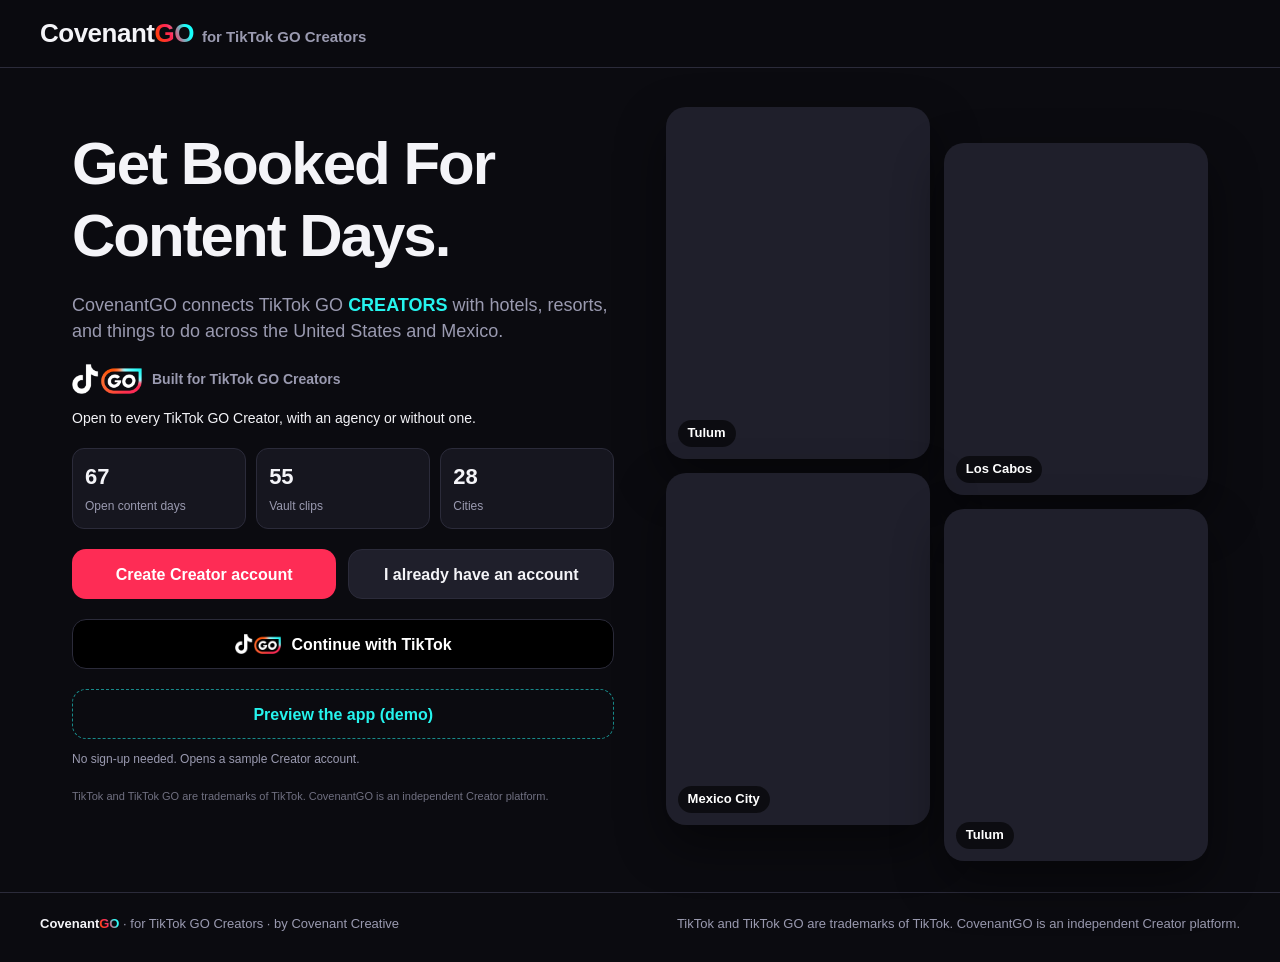
<file: index.html>
<!doctype html>
<html lang="en">
<head>
  <meta charset="utf-8" />
  <meta name="viewport" content="width=device-width, initial-scale=1, viewport-fit=cover" />
  <title>CovenantGO</title>
  <meta name="description" content="CovenantGO connects Creators with TikTok GO hospitality partners for content days." />
  <meta name="theme-color" content="#0b0b10" />

  <!-- iPhone "Add to Home Screen" support -->
  <meta name="apple-mobile-web-app-capable" content="yes" />
  <meta name="mobile-web-app-capable" content="yes" />
  <meta name="apple-mobile-web-app-status-bar-style" content="black-translucent" />
  <meta name="apple-mobile-web-app-title" content="CovenantGO" />
  <link rel="apple-touch-icon" href="icons/icon-180.png" />
  <link rel="icon" type="image/svg+xml" href="icons/icon.svg" />
  <link rel="manifest" href="manifest.webmanifest" />

  <link rel="stylesheet" href="css/styles.css?v=33" />
  <script>
    // Apply the saved Light/Dark choice before the page draws (avoids a flash).
    (function () {
      var t = 'dark';
      try { t = localStorage.getItem('cg_theme') || 'dark'; } catch (e) {}
      document.documentElement.setAttribute('data-theme', t);
    })();
  </script>
</head>
<body>
  <header class="app-header">
    <a class="brand" id="brand" href="#/discover" aria-label="CovenantGO for TikTok GO Creators, home"></a>
  </header>
  <aside id="adbar" class="adbar" aria-label="Sponsored" hidden></aside>
  <div id="app" aria-live="polite"></div>
  <footer class="site-footer">
    <div>
      <span><b>Covenant<span class="go">GO</span></b> · for TikTok GO Creators · by Covenant Creative</span>
      <span>TikTok and TikTok GO are trademarks of TikTok. CovenantGO is an independent Creator platform.</span>
    </div>
  </footer>

  <nav id="tabbar" class="tabbar" hidden>
    <a href="#/discover" data-tab="discover" title="Discover" aria-label="Discover">
      <svg viewBox="0 0 24 24" aria-hidden="true"><circle cx="11" cy="11" r="7"/><path d="m20 20-3.5-3.5"/></svg>
      <span>Discover</span>
    </a>
    <a href="#/showcase" data-tab="showcase" title="Showcase" aria-label="Showcase">
      <svg viewBox="0 0 24 24" aria-hidden="true"><rect x="5" y="2.5" width="14" height="19" rx="3"/><path d="M10.5 9.5v5l4-2.5z"/></svg>
      <span>Showcase</span>
    </a>
    <a href="#/learn" data-tab="learn" title="Learn" aria-label="Learn">
      <svg viewBox="0 0 24 24" aria-hidden="true"><path d="M2 9l10-5 10 5-10 5z"/><path d="M6 11v5c0 1.5 2.7 3 6 3s6-1.5 6-3v-5"/><path d="M22 9v6"/></svg>
      <span>Learn</span>
    </a>
    <a href="#/my-days" data-tab="my-days" title="Saved" aria-label="Saved">
      <svg viewBox="0 0 24 24" aria-hidden="true"><rect x="3" y="5" width="18" height="16" rx="2"/><path d="M3 10h18M8 3v4M16 3v4"/></svg>
      <span>Saved</span>
    </a>
    <a href="#/pricing" data-tab="pricing" class="tab-desktop" title="Pricing" aria-label="Pricing">
      <svg viewBox="0 0 24 24" aria-hidden="true"><path d="M20.6 13.4 13.4 20.6a2 2 0 0 1-2.8 0L3 13V3h10l7.6 7.6a2 2 0 0 1 0 2.8z"/><circle cx="7.5" cy="7.5" r="1.5"/></svg>
      <span>Pricing</span>
    </a>
    <a href="#/rewards" data-tab="rewards" class="tab-desktop" title="Rewards" aria-label="Rewards">
      <svg viewBox="0 0 24 24" aria-hidden="true"><path d="M8 21h8M12 17v4M7 4h10v5a5 5 0 0 1-10 0V4z"/><path d="M17 5h3v2a3 3 0 0 1-3 3M7 5H4v2a3 3 0 0 0 3 3"/></svg>
      <span>Rewards</span>
    </a>
    <a href="#/profile" data-tab="profile" title="Profile" aria-label="Profile">
      <svg viewBox="0 0 24 24" aria-hidden="true"><circle cx="12" cy="8" r="4"/><path d="M4 21c1.5-4 4.5-6 8-6s6.5 2 8 6"/></svg>
      <span>Profile</span>
    </a>
  </nav>

  <script type="module" src="js/app.js?v=33"></script>
</body>
</html>
</file>
<file: css/styles.css>
:root {
  --bg: #0b0b10;
  --surface: #16161f;
  --surface-2: #1f1f2b;
  --border: #2b2b3a;
  --text: #f4f4f8;
  --muted: #9a9ab0;
  --pink: #FE2C55;   /* TikTok red-pink */
  --cyan: #25f4ee;
  --ok: #5cff9d;
  --warn: #ffb547;
  --radius: 16px;
  --safe-top: env(safe-area-inset-top, 0px);
  --safe-bottom: env(safe-area-inset-bottom, 0px);
  --border-strong: var(--border-strong);
  --header-bg: rgba(11,11,16,.92);
  --reward-bg: #2a1f05;
  color-scheme: dark;
}

/* Light theme: chosen in Profile → Appearance, or "Match device" on a light-mode device */
:root[data-theme="light"] {
  --bg: #f5f5f8;
  --surface: #ffffff;
  --surface-2: #eceef3;
  --border: #dfe1e8;
  --border-strong: #c4c7d2;
  --text: #14141b;
  --muted: #5e6173;
  --pink: #e8264a;
  --cyan: #0a8a87;
  --ok: #138a4b;
  --warn: #a86400;
  --header-bg: rgba(255,255,255,.9);
  --reward-bg: #fff3dc;
  color-scheme: light;
}
@media (prefers-color-scheme: light) {
  :root[data-theme="system"] {
  --bg: #f5f5f8;
  --surface: #ffffff;
  --surface-2: #eceef3;
  --border: #dfe1e8;
  --border-strong: #c4c7d2;
  --text: #14141b;
  --muted: #5e6173;
  --pink: #e8264a;
  --cyan: #0a8a87;
  --ok: #138a4b;
  --warn: #a86400;
  --header-bg: rgba(255,255,255,.9);
  --reward-bg: #fff3dc;
  color-scheme: light;
  }
}

/* TikTok GO mark: white-lettering version on dark, black-lettering on light.
   Marks sitting on photos/dark pills always use the white version. */
.mark-light { display: none !important; }
:root[data-theme="light"] .mark-dark { display: none !important; }
:root[data-theme="light"] .mark-light { display: block !important; }
@media (prefers-color-scheme: light) {
  :root[data-theme="system"] .mark-dark { display: none !important; }
  :root[data-theme="system"] .mark-light { display: block !important; }
}
:root[data-theme] .pill .mark-dark { display: block !important; }
:root[data-theme] .pill .mark-light { display: none !important; }

* { box-sizing: border-box; -webkit-tap-highlight-color: transparent; }
[hidden] { display: none !important; }
html, body { margin: 0; background: var(--bg); color: var(--text); }
body {
  font: 16px/1.45 -apple-system, BlinkMacSystemFont, "SF Pro Text", "Segoe UI", Roboto, sans-serif;
  min-height: 100dvh;
  overflow-x: hidden;
}
a { color: var(--cyan); text-decoration: none; }
h1, h2, h3 { margin: 0; line-height: 1.2; }
button, input, select, textarea { font: inherit; color: inherit; }

#app {
  max-width: 560px;
  margin: 0 auto;
  padding: 16px 16px calc(var(--safe-bottom) + 96px);
}

/* ---------- Shared header (every page) ---------- */
.app-header {
  position: sticky; top: 0; z-index: 20;
  padding: calc(var(--safe-top) + 10px) 16px 10px;
  background: var(--header-bg); backdrop-filter: blur(14px); -webkit-backdrop-filter: blur(14px);
  border-bottom: 1px solid var(--border);
}
.brand { display: flex; flex-wrap: wrap; align-items: baseline; column-gap: 8px; max-width: 528px; margin: 0 auto; color: var(--text); }
.brand .logo { font-size: 22px; }
.brand .logo-img { height: 30px; align-self: center; }
.brand-tag { font-size: 14px; font-weight: 600; color: var(--muted); white-space: nowrap; }

/* ---------- Sponsored ad carousel (under the header) ---------- */
.adbar { max-width: 560px; margin: 0 auto; padding: 12px 16px 0; }
.adbar[hidden] { display: none; }
.ad-track {
  display: grid; grid-auto-flow: column; grid-auto-columns: 100%; column-gap: 12px;
  overflow-x: auto; scroll-snap-type: x mandatory; scrollbar-width: none; border-radius: 16px;
}
.ad-track::-webkit-scrollbar { display: none; }
.ad-slide { scroll-snap-align: start; min-width: 0; }
.ad {
  display: grid; grid-template-columns: 104px minmax(0, 1fr); height: 112px; overflow: hidden;
  color: var(--text); background: var(--surface); border: 1px solid var(--border); border-radius: 16px;
}
.ad-img { background: var(--surface-2) center / cover no-repeat; }
.ad-copy { display: flex; flex-direction: column; justify-content: center; gap: 2px; padding: 10px 12px; min-width: 0; }
.ad-label { font-size: 10px; font-weight: 700; letter-spacing: .08em; text-transform: uppercase; color: var(--warn); white-space: nowrap; overflow: hidden; text-overflow: ellipsis; }
.ad-headline { font-size: 15px; line-height: 1.2; white-space: nowrap; overflow: hidden; text-overflow: ellipsis; }
.ad-body {
  font-size: 12.5px; line-height: 1.3; color: var(--muted);
  display: -webkit-box; -webkit-line-clamp: 2; -webkit-box-orient: vertical; overflow: hidden;
}
.ad-cta { font-size: 12.5px; font-weight: 700; color: var(--cyan); margin-top: 2px; white-space: nowrap; overflow: hidden; text-overflow: ellipsis; }
.ad.house { border-style: dashed; background: linear-gradient(135deg, color-mix(in srgb, var(--cyan) 12%, var(--surface)), color-mix(in srgb, var(--pink) 12%, var(--surface))); }
.house-art { display: grid; place-items: center; background: linear-gradient(135deg, var(--cyan), var(--pink)); }
.house-art span { font-weight: 900; font-size: 22px; letter-spacing: .05em; color: #0b0b10; }
.ad.house .ad-label { color: var(--cyan); }
.ad.house .ad-cta { color: var(--text); }
.ad-dots { display: flex; justify-content: center; gap: 6px; padding: 8px 0 0; }
.ad-dots button { width: 6px; height: 6px; padding: 0; border: 0; border-radius: 999px; background: var(--border); cursor: pointer; transition: width .2s ease, background .2s ease; }
.ad-dots button.active { width: 18px; background: var(--text); }

/* ---------- Brand ---------- */
.logo { font-weight: 800; font-size: 28px; letter-spacing: -0.5px; }
/* "GO" uses the exact colors sampled from TikTok's GO logo (orange → red-pink → cyan),
   fixed in both themes so it always matches the official mark. */
.logo .go {
  background: linear-gradient(65deg, #FE4908 8%, #FE2C55 42%, #2FFAF6 78%);
  -webkit-background-clip: text; background-clip: text; color: transparent;
  filter: saturate(1.15);
}
.logo-img { display: block; height: 40px; width: auto; max-width: 70%; }
.hero-logo.logo-img { height: 72px; }
.accent { color: var(--cyan); }

/* ---------- TikTok GO brand marks ---------- */
.built-for { display: flex; align-items: center; gap: 10px; color: var(--muted); font-size: 14px; font-weight: 600; }
.built-for img { height: 30px; width: auto; }
.go-mark { height: 16px; width: auto; display: block; }
.pill.go { display: inline-flex; align-items: center; gap: 6px; padding: 5px 10px; }
.go-inline { display: inline-flex; align-items: center; gap: 6px; flex-wrap: wrap; }
.go-inline .go-mark { height: 15px; }
.trademark { font-size: 11px !important; color: var(--muted); opacity: .7; text-align: center; }

/* ---------- Welcome ---------- */
.hero { min-height: 74dvh; display: flex; flex-direction: column; justify-content: center; gap: 20px; }
/* Phone: title stays on one line, sized to the screen width (fitHeroTitle() fine-tunes). */
.hero h1 { font-size: calc((100vw - 32px) / 14.4); letter-spacing: -0.5px; white-space: nowrap; }
.hero p { color: var(--muted); font-size: 18px; margin: 0; }
.hero-stats { display: grid; grid-template-columns: repeat(3, 1fr); gap: 10px; }
.hero-stats div { background: var(--surface); border: 1px solid var(--border); border-radius: 12px; padding: 12px; }
.hero-stats b { display: block; font-size: 22px; }
.hero-stats span { color: var(--muted); font-size: 12px; }

/* ---------- Buttons & forms ---------- */
.btn {
  display: inline-flex; align-items: center; justify-content: center; gap: 8px;
  min-height: 50px; padding: 0 20px; border-radius: 14px; border: 0;
  font-weight: 700; cursor: pointer; width: 100%;
  background: var(--pink); color: #fff;
}
.btn.secondary { background: var(--surface-2); color: var(--text); border: 1px solid var(--border); }
.btn.ghost { background: transparent; color: var(--muted); min-height: 40px; }
.btn:disabled { opacity: .5; cursor: not-allowed; }
.stack { display: flex; flex-direction: column; gap: 12px; }

.field { display: flex; flex-direction: column; gap: 6px; }
.field label { font-size: 13px; color: var(--muted); font-weight: 600; }
.input, select.input, textarea.input {
  width: 100%; min-height: 48px; padding: 12px 14px; border-radius: 12px;
  background: var(--surface); border: 1px solid var(--border); outline: none;
  font-size: 16px; /* prevents iOS zoom on focus */
}
.input:focus { border-color: var(--cyan); }
select.input { appearance: none; background-image: linear-gradient(45deg, transparent 50%, var(--muted) 50%), linear-gradient(135deg, var(--muted) 50%, transparent 50%); background-position: calc(100% - 20px) 21px, calc(100% - 15px) 21px; background-size: 5px 5px; background-repeat: no-repeat; padding-right: 36px; }
.row { display: grid; grid-template-columns: 1fr 1fr; gap: 10px; }
.error { color: var(--pink); font-size: 14px; min-height: 1em; }
.section-title { font-size: 13px; text-transform: uppercase; letter-spacing: .08em; color: var(--muted); margin: 18px 0 8px; }

.platform-row {
  display: grid; grid-template-columns: 96px 1fr 92px; gap: 8px; align-items: center;
  background: var(--surface); border: 1px solid var(--border); border-radius: 12px; padding: 6px 6px 6px 12px;
}
.platform-row .name { font-weight: 600; font-size: 14px; }
.platform-row .input { min-height: 40px; padding: 8px 10px; background: var(--surface-2); }

/* ---------- Page header ---------- */
.page-head { display: flex; align-items: center; justify-content: space-between; margin-bottom: 14px; }
.page-head h1 { font-size: 26px; }
.back { display: inline-flex; align-items: center; gap: 6px; color: var(--muted); margin-bottom: 12px; font-weight: 600; }

/* ---------- Filters ---------- */
.search { position: relative; }
.search .input { padding-left: 42px; }
.search svg { position: absolute; left: 14px; top: 14px; width: 20px; height: 20px; stroke: var(--muted); fill: none; stroke-width: 2; }
.filters { display: grid; grid-template-columns: repeat(3, minmax(0, 1fr)); gap: 8px; margin: 10px 0; }
.chips { display: flex; gap: 8px; overflow-x: auto; padding: 4px 0 8px; scrollbar-width: none; }
.chips::-webkit-scrollbar { display: none; }
.chip {
  flex: none; padding: 8px 14px; border-radius: 999px; border: 1px solid var(--border);
  background: var(--surface); color: var(--muted); font-size: 14px; font-weight: 600; cursor: pointer;
}
.chip.active { background: var(--text); color: var(--bg); border-color: var(--text); }
.result-count { color: var(--muted); font-size: 13px; margin: 6px 0 10px; display: flex; justify-content: space-between; }
.result-count button { background: none; border: 0; color: var(--cyan); padding: 0; cursor: pointer; font-size: 13px; }

/* ---------- Cards ---------- */
.cards { display: flex; flex-direction: column; gap: 12px; }
.card {
  display: block; color: inherit; background: var(--surface); border: 1px solid var(--border);
  border-radius: var(--radius); overflow: hidden;
}
.card-banner {
  height: 92px; position: relative; padding: 12px;
  display: flex; align-items: flex-start; justify-content: space-between;
}
.card-banner .date-badge {
  background: rgba(0,0,0,.55); backdrop-filter: blur(6px); border-radius: 10px;
  padding: 6px 10px; text-align: center; line-height: 1.1;
}
.date-badge b { display: block; font-size: 20px; }
.date-badge span { font-size: 11px; text-transform: uppercase; letter-spacing: .06em; }
.pill { font-size: 12px; font-weight: 700; padding: 4px 10px; border-radius: 999px; background: rgba(0,0,0,.55); }
.pill { color: #fff; }
.pill.go { color: #25f4ee; }
.pill.featured { background: #ffb547; color: #1a1205; letter-spacing: .02em; }
.pill-stack { display: flex; flex-direction: column; align-items: flex-end; gap: 6px; }

/* Featured (paid) listings show a partner photo and a taller banner */
.card-banner.has-photo, .detail-banner.has-photo { background-size: cover; background-position: center; }
.card-banner.has-photo { height: 150px; }
.detail-banner.has-photo { height: 240px; }
.card-body { padding: 12px 14px 14px; }
.card-body h3 { font-size: 17px; margin-bottom: 2px; }
.card-meta { color: var(--muted); font-size: 14px; }
.card-foot { display: flex; justify-content: space-between; align-items: center; margin-top: 10px; font-size: 13px; }
.spots { font-weight: 700; }
.spots.low { color: var(--warn); }
.spots.full { color: var(--pink); }
.icons { display: flex; gap: 4px; }
.icons span { font-size: 11px; font-weight: 700; padding: 3px 7px; border-radius: 6px; background: var(--surface-2); color: var(--muted); }


/* ---------- Expedia-style search (Discover) ---------- */
.cat-tabs { display: flex; gap: 4px; border-bottom: 1px solid var(--border); margin-bottom: 14px; overflow-x: auto; scrollbar-width: none; }
.cat-tabs::-webkit-scrollbar { display: none; }
.cat-tabs button {
  flex: 1 0 auto; display: flex; flex-direction: column; align-items: center; gap: 4px;
  padding: 8px 12px 10px; border: 0; background: none; color: var(--muted); font-weight: 700; font-size: 13px;
  border-bottom: 3px solid transparent; margin-bottom: -1px; cursor: pointer; white-space: nowrap;
}
.cat-tabs svg { width: 24px; height: 24px; fill: none; stroke: currentColor; stroke-width: 1.8; stroke-linecap: round; stroke-linejoin: round; }
.cat-tabs button.active { color: var(--text); border-bottom-color: var(--pink); }
.cat-tabs button.active svg { stroke: var(--pink); }

.search-card {
  display: grid; gap: 10px; padding: 12px; margin: 4px 0 14px;
  background: var(--surface); border: 1px solid var(--border); border-radius: 18px;
  box-shadow: 0 8px 24px rgba(0,0,0,.18);
}
.sfield {
  position: relative; display: grid; grid-template-columns: 22px minmax(0, 1fr) auto; grid-template-rows: auto auto;
  column-gap: 10px; align-items: center; padding: 8px 12px; min-height: 58px;
  border: 1px solid var(--border); border-radius: 12px; background: var(--bg);
}
.sfield:focus-within { border-color: var(--cyan); box-shadow: 0 0 0 1px var(--cyan); }
.sfield > svg { grid-row: 1 / 3; width: 22px; height: 22px; fill: none; stroke: var(--muted); stroke-width: 1.8; stroke-linecap: round; stroke-linejoin: round; }
.sfield label { grid-column: 2; font-size: 12px; font-weight: 600; color: var(--muted); line-height: 1.2; }
.sfield input, .sfield select {
  grid-column: 2; width: 100%; border: 0; outline: none; background: none; padding: 2px 0 0;
  font-size: 16px; font-weight: 600; color: var(--text); appearance: none; -webkit-appearance: none; min-width: 0;
}
.sfield select { cursor: pointer; }
.sfield input::placeholder { color: var(--muted); font-weight: 500; }
.sfield-clear { grid-column: 3; grid-row: 1 / 3; width: 28px; height: 28px; border-radius: 50%; border: 0; background: var(--surface-2); color: var(--muted); font-size: 18px; line-height: 1; cursor: pointer; }
.search-btn { min-height: 52px; gap: 8px; }
.search-btn svg { width: 20px; height: 20px; fill: none; stroke: currentColor; stroke-width: 2.4; stroke-linecap: round; }

.suggest {
  position: absolute; z-index: 30; left: -1px; right: -1px; top: calc(100% + 6px); margin: 0; padding: 6px; list-style: none;
  background: var(--surface); border: 1px solid var(--border); border-radius: 14px; box-shadow: 0 16px 40px rgba(0,0,0,.35);
  max-height: 340px; overflow-y: auto;
}
.suggest li[data-i] { display: flex; gap: 10px; align-items: center; padding: 9px 10px; border-radius: 10px; cursor: pointer; }
.suggest li[data-i]:hover, .suggest li.hl { background: var(--surface-2); }
.suggest b { display: block; font-size: 15px; }
.suggest small { display: block; font-size: 12.5px; color: var(--muted); }
.suggest-icon { flex: none; width: 34px; height: 34px; border-radius: 10px; background: var(--surface-2); display: grid; place-items: center; }
.suggest-icon svg { width: 18px; height: 18px; fill: none; stroke: var(--muted); stroke-width: 1.8; stroke-linecap: round; stroke-linejoin: round; }
.suggest-head { padding: 8px 10px 4px; font-size: 12px; font-weight: 700; text-transform: uppercase; letter-spacing: .06em; color: var(--muted); }

/* ---------- Content Days / Footage Vault switch ---------- */
.segmented {
  display: grid; grid-template-columns: 1fr 1fr; gap: 4px; padding: 4px; margin-bottom: 12px;
  background: var(--surface); border: 1px solid var(--border); border-radius: 14px;
}
.segmented a { text-align: center; padding: 10px 6px; border-radius: 10px; color: var(--muted); font-weight: 700; font-size: 15px; }
.segmented a.active { background: var(--text); color: var(--bg); }
.mode-intro { color: var(--muted); font-size: 14px; margin: 0 0 12px; }

/* ---------- Footage Vault ---------- */
.clip-grid { display: grid; grid-template-columns: repeat(2, minmax(0, 1fr)); gap: 12px; }
.clip { display: block; color: inherit; }
.clip-thumb, .clip-hero {
  position: relative; aspect-ratio: 9 / 16; border-radius: 14px; overflow: hidden;
  background: var(--surface-2) center / cover no-repeat;
}
.clip-hero { max-width: 340px; margin: 0 auto 14px; border-radius: var(--radius); }
.clip-thumb::after, .clip-hero::after {
  content: ""; position: absolute; inset: 0; background: linear-gradient(180deg, rgba(0,0,0,.25), transparent 30%, transparent 65%, rgba(0,0,0,.6));
}
.clip-badge, .clip-duration {
  position: absolute; z-index: 1; font-size: 11px; font-weight: 700; padding: 3px 8px; border-radius: 999px; background: rgba(0,0,0,.6);
}
.clip-badge { top: 8px; left: 8px; }
.clip-duration { bottom: 8px; right: 8px; }
.clip-play {
  position: absolute; z-index: 1; inset: 0; margin: auto; width: 42px; height: 42px; border-radius: 50%;
  background: rgba(255,255,255,.22); backdrop-filter: blur(6px); display: grid; place-items: center;
}
.clip-play.big { width: 64px; height: 64px; }
.clip-play svg { width: 55%; height: 55%; fill: #fff; margin-left: 8%; }
.clip-body { padding: 8px 2px 0; }
.clip-body h3 { font-size: 15px; margin-bottom: 2px; }
.clip-body .card-meta { font-size: 13px; }
.clip-title { font-size: 24px; margin-bottom: 4px; }
.notice.usage { display: flex; align-items: center; gap: 10px; color: var(--text); }
.notice.usage .go-mark { flex: none; }

/* ---------- Sign-up extras ---------- */
.optional { font-weight: 500; color: var(--muted); text-transform: none; letter-spacing: 0; }
.check { display: flex; gap: 10px; align-items: flex-start; font-size: 14px; color: var(--muted); padding: 4px 2px; }
.check input { width: 20px; height: 20px; margin: 1px 0 0; accent-color: var(--pink); flex: none; }
.open-to-all { font-size: 14px !important; color: var(--text) !important; margin: -6px 0 0 !important; }
.recruit-card {
  margin-top: 12px; padding: 14px; border-radius: 14px;
  background: linear-gradient(135deg, color-mix(in srgb, var(--cyan) 18%, var(--surface)), color-mix(in srgb, var(--pink) 18%, var(--surface)));
  border: 1px solid var(--border);
}
.recruit-card p { margin: 4px 0 0; font-size: 14px; color: var(--muted); }

/* ---------- Rewards ---------- */
.reward-card {
  display: flex; flex-direction: column; gap: 8px; color: inherit; padding: 16px; border-radius: var(--radius);
  background: linear-gradient(135deg, var(--reward-bg), var(--surface) 60%); border: 1px solid color-mix(in srgb, var(--warn) 45%, var(--border));
}
.reward-head { display: flex; gap: 12px; align-items: center; }
.reward-head b { font-size: 17px; }
.trophy { font-size: 30px; line-height: 1; }
.goal { display: flex; justify-content: space-between; font-size: 14px; margin-top: 4px; }
.bar { height: 8px; border-radius: 999px; background: var(--surface-2); overflow: hidden; }
.bar span { display: block; height: 100%; border-radius: inherit; background: linear-gradient(90deg, var(--warn), var(--pink)); }
.link-form { display: flex; flex-direction: column; gap: 6px; margin-top: 4px; }
.link-form label { font-size: 13px; color: var(--muted); font-weight: 600; }
.link-row { display: grid; grid-template-columns: 1fr auto; gap: 8px; }
.link-row .btn { width: auto; min-height: 48px; padding: 0 16px; }
.list.links a { display: block; font-size: 13px; overflow-wrap: anywhere; margin-top: 4px; }

/* ---------- Detail ---------- */
.detail-banner { height: 170px; border-radius: var(--radius); padding: 16px; display: flex; flex-direction: column; justify-content: flex-end; margin-bottom: 16px; }
.detail-banner h1 { font-size: 26px; text-shadow: 0 2px 12px rgba(0,0,0,.5); }
.detail-banner p { margin: 4px 0 0; font-weight: 600; text-shadow: 0 2px 12px rgba(0,0,0,.5); }
.facts { display: grid; grid-template-columns: repeat(2, 1fr); gap: 8px; }
.fact { background: var(--surface); border: 1px solid var(--border); border-radius: 12px; padding: 10px 12px; }
.fact span { display: block; font-size: 12px; color: var(--muted); }
.fact b { font-size: 16px; }
.list { margin: 0; padding: 0; list-style: none; display: flex; flex-direction: column; gap: 6px; }
.list li { background: var(--surface); border: 1px solid var(--border); border-radius: 10px; padding: 10px 12px; font-size: 15px; }
.sticky-cta {
  position: fixed; left: 0; right: 0; bottom: calc(var(--safe-bottom) + 66px);
  padding: 10px 16px; background: linear-gradient(transparent, var(--bg) 35%);
}
.sticky-cta > div { max-width: 528px; margin: 0 auto; }
.notice { background: var(--surface-2); border: 1px solid var(--border); border-radius: 12px; padding: 12px; font-size: 14px; color: var(--muted); }
.notice.ok { border-color: color-mix(in srgb, var(--ok) 40%, transparent); color: var(--ok); }

/* ---------- Profile ---------- */
.profile-head { display: flex; gap: 14px; align-items: center; margin-bottom: 8px; }
.avatar {
  width: 64px; height: 64px; border-radius: 50%; display: grid; place-items: center;
  font-weight: 800; font-size: 24px; background: linear-gradient(135deg, var(--cyan), var(--pink)); color: #0b0b10;
}
.empty { text-align: center; color: var(--muted); padding: 40px 12px; }
.empty .btn { margin-top: 16px; }
.status { font-size: 12px; font-weight: 700; padding: 3px 9px; border-radius: 999px; background: var(--surface-2); color: var(--warn); text-transform: capitalize; }
.demo-banner { font-size: 12px; color: var(--muted); text-align: center; margin-top: 24px; }

/* ---------- Tab bar ---------- */
.tabbar {
  position: fixed; left: 0; right: 0; bottom: 0; z-index: 10;
  display: flex; justify-content: space-around;
  padding: 8px 8px calc(var(--safe-bottom) + 8px);
  background: var(--header-bg); backdrop-filter: blur(14px);
  border-top: 1px solid var(--border);
}
.tabbar[hidden] { display: none; }
.tabbar a { flex: 1; display: flex; flex-direction: column; align-items: center; gap: 2px; color: var(--muted); font-size: 11px; font-weight: 600; padding: 4px 0; }
.tabbar svg { width: 24px; height: 24px; fill: none; stroke: currentColor; stroke-width: 2; stroke-linecap: round; stroke-linejoin: round; }
.tabbar a.active { color: var(--text); }
.tabbar a.active svg { stroke: var(--pink); }

.loading { color: var(--muted); text-align: center; padding: 40px 0; }

/* ---------- Layout wrappers (phone: simple stack, same order as before) ---------- */
.hero-copy { display: flex; flex-direction: column; gap: 20px; }
.hero-art { display: none; }
.d-side .facts + .sticky-cta { margin-top: 0; }
.btn.demo { background: transparent; color: var(--cyan); border: 1px dashed color-mix(in srgb, var(--cyan) 55%, transparent); }
.demo-note { font-size: 12px !important; color: var(--muted); text-align: center; margin: -8px 0 0 !important; }

/* =====================================================================
   Desktop / laptop (760px and up, covers Windows display scaling). The phone layout above is untouched.
   ===================================================================== */
@media (min-width: 760px) {
  #app { max-width: 1200px; padding: 28px 32px 64px; }
  #app[data-layout="narrow"] { max-width: 600px; }
  #app[data-layout="medium"] { max-width: 780px; }

  /* Header: brand left, tab bar becomes a top menu on the right */
  .app-header { height: 68px; padding: 0 32px; display: flex; align-items: center; }
  .brand { max-width: 1200px; width: 100%; }
  .brand .logo { font-size: 26px; }
  .brand-tag { font-size: 15px; }
  .tabbar {
    top: 0; bottom: auto; left: auto; height: 68px; z-index: 21;
    right: max(32px, calc((100vw - 1200px) / 2));
    padding: 0; gap: 4px; align-items: center;
    background: transparent; backdrop-filter: none; border-top: 0;
  }
  .tabbar a { flex: none; flex-direction: row; gap: 8px; font-size: 15px; padding: 10px 14px; border-radius: 10px; }
  .tabbar a:hover { background: var(--surface); color: var(--text); }
  .tabbar a.active { background: var(--surface-2); }
  .tabbar svg { width: 20px; height: 20px; }

  /* Search card: one row, like Expedia */
  .cat-tabs { justify-content: flex-start; }
  .cat-tabs button { flex: none; flex-direction: row; gap: 8px; font-size: 15px; padding: 10px 18px 12px; }
  .search-card { grid-template-columns: minmax(0, 2fr) minmax(0, 1fr) minmax(0, 1.2fr) auto; align-items: stretch; padding: 10px; }
  .search-card.is-vault { grid-template-columns: minmax(0, 1fr) auto; }
  .search-btn { width: auto; padding: 0 28px; min-height: 0; }

  /* Sponsored carousel: two ads visible, matches page width */
  .adbar { max-width: 1200px; padding: 20px 32px 0; }
  body[data-layout="narrow"] .adbar { max-width: 600px; }
  body[data-layout="medium"] .adbar { max-width: 780px; }
  .ad-track { grid-auto-columns: calc(50% - 8px); column-gap: 16px; }
  body[data-layout="narrow"] .ad-track { grid-auto-columns: 100%; }
  .ad { grid-template-columns: 170px minmax(0, 1fr); height: 140px; transition: border-color .15s ease, transform .15s ease; }
  a.ad:hover { border-color: var(--border-strong); transform: translateY(-2px); }
  .ad-copy { padding: 14px 18px; gap: 4px; }
  .ad-label { font-size: 11px; }
  .ad-headline { font-size: 18px; }
  .ad-body, .ad-cta { font-size: 14px; }

  /* Hover affordances (mouse) */
  .card, .clip-thumb, .reward-card { transition: transform .15s ease, border-color .15s ease, box-shadow .15s ease; }
  .card:hover { transform: translateY(-3px); border-color: var(--border-strong); box-shadow: 0 12px 30px rgba(0,0,0,.35); }
  .clip:hover .clip-thumb { transform: translateY(-3px); box-shadow: 0 12px 30px rgba(0,0,0,.4); }
  .btn { cursor: pointer; transition: filter .15s ease; }
  .btn:hover { filter: brightness(1.08); }
  .chip:hover:not(.active) { color: var(--text); border-color: var(--border-strong); }

  /* Welcome: copy left, partner photo collage right */
  .hero { min-height: calc(100dvh - 160px); display: grid; grid-template-columns: minmax(0, 1fr) minmax(0, 1fr); gap: clamp(28px, 4vw, 56px); align-items: center; }
  .hero h1 { font-size: clamp(42px, 5vw, 60px); letter-spacing: -2px; white-space: normal; }
  .hero-copy .stack { flex-direction: row; }
  .hero-copy .stack .btn { width: auto; flex: 1; }
  .trademark { text-align: left; }
  .demo-note { text-align: left; }
  .hero-art { display: grid; grid-template-columns: 1fr 1fr; gap: 14px; }
  .art-tile {
    position: relative; aspect-ratio: 3 / 4; border-radius: 20px; background: var(--surface-2) center / cover no-repeat;
    box-shadow: 0 20px 50px rgba(0,0,0,.45);
  }
  .art-tile:nth-child(even) { transform: translateY(36px); }
  .art-tile span {
    position: absolute; left: 12px; bottom: 12px; font-size: 13px; font-weight: 700;
    padding: 4px 10px; border-radius: 999px; background: rgba(0,0,0,.6);
  }

  /* Discover: one control row, then a responsive grid */
  .segmented { max-width: 440px; }
  .controls { display: grid; grid-template-columns: minmax(0, 1.2fr) minmax(0, 2fr); gap: 10px; align-items: center; margin-bottom: 4px; }
  .controls .filters { margin: 0; }
  .cards { display: grid; grid-template-columns: repeat(auto-fill, minmax(320px, 1fr)); gap: 18px; align-items: start; }
  .card-banner, .card-banner.has-photo { height: 160px; }
  .clip-grid { grid-template-columns: repeat(auto-fill, minmax(190px, 1fr)); gap: 18px; }
  .empty { grid-column: 1 / -1; }

  /* Detail pages: main column + sticky side panel */
  .detail {
    display: grid; grid-template-columns: minmax(0, 1fr) minmax(300px, 380px); gap: 28px;
    grid-template-areas: "banner side" "about side" "body side"; align-items: start;
  }
  .d-banner { grid-area: banner; }
  .d-side { grid-area: side; position: sticky; top: 92px; display: flex; flex-direction: column; gap: 14px; }
  .d-body { grid-area: body; }
  .d-about { grid-area: about; margin-top: 0; }
  .d-about .section-title { margin-top: 0; }
  .detail-banner { height: 320px; margin-bottom: 0; padding: 24px; }
  .detail-banner.has-photo { height: 380px; }
  .detail-banner h1 { font-size: 38px; }
  .sticky-cta { position: static; padding: 0; background: none; }
  .sticky-cta > div { max-width: none; }
  .d-body .section-title:first-child { margin-top: 0; }

  .clip-detail { grid-template-columns: 360px minmax(0, 1fr); grid-template-areas: "banner side" "banner body"; }
  .clip-detail .d-banner { position: sticky; top: 92px; }
  .clip-detail .d-side { position: static; }
  .clip-hero { max-width: none; margin: 0; }
  .clip-title { font-size: 32px; }

  /* Saved: requests as a grid too */
  .reward-card { max-width: 780px; }
}

/* Small laptops / scaled Windows displays: keep the top menu compact */
@media (min-width: 760px) and (max-width: 1023px) {
  #app { padding: 24px 24px 56px; }
  .adbar { padding: 16px 24px 0; }
  .ad { grid-template-columns: 130px minmax(0, 1fr); height: 128px; }
  .app-header { padding: 0 24px; }
  .tabbar { right: 24px; }
  .tabbar a { padding: 10px; }
  .tabbar a span { display: none; }   /* icons only; labels return at 1024px+ */
  .controls { grid-template-columns: 1fr; }
  .clip-detail { grid-template-columns: 300px minmax(0, 1fr); }
  .hero-copy .stack { flex-direction: column; }
  .search-card:not(.is-vault) { grid-template-columns: 1fr 1fr; }
  .search-card:not(.is-vault) .sfield.where, .search-card:not(.is-vault) .search-btn { grid-column: 1 / -1; }
  .search-card:not(.is-vault) .search-btn { min-height: 50px; }
  .hero-copy .stack .btn { width: 100%; }
}

/* Media areas (photos, colored banners) keep white text in both themes */
.card-banner, .detail-banner, .clip-thumb, .clip-hero, .art-tile { color: #fff; }

/* Appearance picker (Profile) */
.theme-picker { display: grid; grid-template-columns: repeat(3, 1fr); gap: 4px; padding: 4px; background: var(--surface); border: 1px solid var(--border); border-radius: 14px; }
.theme-picker button { border: 0; background: none; color: var(--muted); font-weight: 700; padding: 10px 6px; border-radius: 10px; cursor: pointer; }
.theme-picker button.active { background: var(--text); color: var(--bg); }

/* Followers filter + qualify badge */
.followers-row { align-items: center; }
.chips-label { flex: none; font-size: 12px; font-weight: 700; text-transform: uppercase; letter-spacing: .06em; color: var(--muted); padding-right: 2px; }
.qualify { font-size: 13px; font-weight: 700; }
.qualify.yes { color: var(--ok); }
.qualify.no { color: var(--muted); font-weight: 600; }
.city-other { margin-top: 8px; }

/* Content day: About the partner (first) and What you'll do */
.d-about { margin: 4px 0 6px; }
.partner-card { background: var(--surface); border: 1px solid var(--border); border-radius: var(--radius); padding: 14px; }
.partner-head { display: flex; gap: 12px; align-items: center; }
.partner-head b { font-size: 17px; }
.partner-avatar {
  flex: none; width: 56px; height: 56px; border-radius: 14px; display: grid; place-items: center;
  background-size: cover; background-position: center; color: #fff; font-weight: 800; font-size: 18px;
}
.partner-card p { margin: 10px 0 0; color: var(--muted); font-size: 15px; }
.do-list li { position: relative; padding-left: 40px; }
.do-list li::before {
  content: '✓'; position: absolute; left: 12px; top: 50%; transform: translateY(-50%);
  width: 20px; height: 20px; border-radius: 50%; display: grid; place-items: center;
  font-size: 12px; font-weight: 800; color: #fff; background: var(--pink);
}
.custom-note { margin: 8px 2px 0; font-size: 13px; color: var(--muted); font-style: italic; }

/* More TikTok GO branding */
.tt-title { display: flex; align-items: center; gap: 8px; }
.tt-title .go-mark { height: 16px; }
.tt-list li { display: flex; align-items: center; gap: 12px; }
.tt-list li .go-mark { flex: none; height: 18px; }
.clip-tt { position: absolute; z-index: 1; top: 8px; right: 8px; padding: 4px 7px; border-radius: 999px; background: rgba(0,0,0,.6); }
.clip-tt .go-mark { height: 13px; }
/* on the dark clip badge always use the white-lettering mark */
:root[data-theme] .clip-tt .mark-dark { display: block !important; }
:root[data-theme] .clip-tt .mark-light { display: none !important; }
.platform-row .name { display: flex; align-items: center; }
.platform-row .name .go-mark { height: 20px; }
.sr { position: absolute; width: 1px; height: 1px; overflow: hidden; clip: rect(0 0 0 0); white-space: nowrap; }
.goal .go-inline .go-mark { height: 14px; }
.link-form label.go-inline .go-mark { height: 14px; }

/* Colored TikTok GO wordmark above the search box.
   Official full-color file has black lettering, so it sits on a white badge
   to stay readable in dark mode (logo itself is unaltered). */
.search-brand { display: flex; justify-content: center; padding: 4px 0 12px; }
.wordmark-badge {
  display: inline-flex; align-items: center; padding: 10px 18px; border-radius: 14px;
  background: #fff; box-shadow: 0 6px 18px rgba(0,0,0,.25);
}
.wordmark-badge img { display: block; height: 30px; width: auto; }
:root[data-theme="light"] .wordmark-badge { box-shadow: 0 2px 10px rgba(0,0,0,.08); border: 1px solid var(--border); }
@media (min-width: 760px) {
  .search-brand { justify-content: flex-start; }
  .wordmark-badge img { height: 34px; }
}

/* ---------- Polished listing cards (MVP demo) ---------- */
.card-banner.has-photo { height: 176px; }
.card { transition: border-color .15s ease; }
.card.is-featured { border-color: color-mix(in srgb, #ffb547 55%, var(--border)); box-shadow: 0 0 0 1px color-mix(in srgb, #ffb547 30%, transparent); }
.banner-loc {
  position: absolute; left: 12px; bottom: 10px; font-size: 13px; font-weight: 700; color: #fff;
  text-shadow: 0 1px 8px rgba(0,0,0,.6); display: flex; align-items: center; gap: 4px;
}
.banner-loc::before { content: ''; width: 12px; height: 12px; background: currentColor; -webkit-mask: url("data:image/svg+xml,%3Csvg xmlns='http://www.w3.org/2000/svg' viewBox='0 0 24 24'%3E%3Cpath d='M12 2a7 7 0 0 0-7 7c0 5 7 13 7 13s7-8 7-13a7 7 0 0 0-7-7zm0 9.5A2.5 2.5 0 1 1 12 6.5a2.5 2.5 0 0 1 0 5z'/%3E%3C/svg%3E") center / contain no-repeat; mask: url("data:image/svg+xml,%3Csvg xmlns='http://www.w3.org/2000/svg' viewBox='0 0 24 24'%3E%3Cpath d='M12 2a7 7 0 0 0-7 7c0 5 7 13 7 13s7-8 7-13a7 7 0 0 0-7-7zm0 9.5A2.5 2.5 0 1 1 12 6.5a2.5 2.5 0 0 1 0 5z'/%3E%3C/svg%3E") center / contain no-repeat; }
.card-body { padding: 12px 14px 14px; }
.card-kicker { font-size: 11px; font-weight: 700; letter-spacing: .07em; text-transform: uppercase; color: var(--muted); margin-bottom: 3px; }
.card-body h3 { font-size: 18px; letter-spacing: -.2px; }
.card-partner { display: flex; justify-content: space-between; gap: 8px; font-size: 14px; color: var(--muted); margin-top: 2px; }
.card-partner span:first-child { overflow: hidden; text-overflow: ellipsis; white-space: nowrap; }
.rating { flex: none; color: var(--text); font-weight: 700; }
.spots-bar { height: 4px; border-radius: 999px; background: var(--surface-2); overflow: hidden; margin-top: 12px; }
.spots-bar span { display: block; height: 100%; background: linear-gradient(90deg, var(--cyan), var(--pink)); border-radius: inherit; }
.card-foot { margin-top: 8px; }

/* Saved list rows with a photo thumbnail */
.row-card { display: grid; grid-template-columns: 96px minmax(0, 1fr); }
.row-thumb { background-size: cover; background-position: center; min-height: 96px; }
.row-card .card-body { padding: 10px 12px; }
.row-card h3 { font-size: 16px; }
.status { text-transform: capitalize; }
.status-completed, .status-attended { color: var(--ok); }
.status-approved { color: var(--cyan); }

@media (min-width: 760px) {
  .card-banner, .card-banner.has-photo { height: 190px; }
  .empty .btn { width: auto; display: inline-flex; padding: 0 28px; }
}

/* Deliverables: TikTok logo only in the heading; numbered items below */
.deliv-list { padding: 0; margin: 0; }
.deliv-list li { display: flex; align-items: center; gap: 12px; }
.deliv-num {
  flex: none; width: 24px; height: 24px; border-radius: 50%; display: grid; place-items: center;
  font-size: 12px; font-weight: 800; color: var(--text);
  background: var(--surface-2); border: 1px solid var(--border-strong);
}

/* ---------- Tabs: Pricing & Rewards live in Profile on phones ---------- */
.tabbar a.tab-desktop { display: none; }
@media (min-width: 760px) {
  .tabbar a.tab-desktop { display: flex; }
  .tabbar a { padding: 10px 12px; font-size: 14px; gap: 6px; }
}
/* 7 menu items: icons only until there's room for labels */
@media (min-width: 760px) and (max-width: 1279px) {
  .tabbar a span { display: none; }
  .tabbar a { padding: 10px; }
}

/* ---------- Shared page header ---------- */
.page-head.stacked { flex-direction: column; align-items: flex-start; gap: 6px; }
.page-head.center { align-items: center; text-align: center; }
.page-sub { margin: 0; color: var(--muted); font-size: 15px; max-width: 640px; }

/* ---------- Profile tiles (Plan / Rewards) ---------- */
.profile-tiles { display: grid; grid-template-columns: 1fr 1fr; gap: 10px; margin-top: 12px; }
.ptile { display: flex; flex-direction: column; gap: 2px; padding: 12px 14px; border-radius: 14px; color: var(--text); background: var(--surface); border: 1px solid var(--border); }
.ptile:first-child { background: linear-gradient(135deg, color-mix(in srgb, var(--pink) 16%, var(--surface)), var(--surface)); }
.ptile-kicker { font-size: 11px; font-weight: 700; text-transform: uppercase; letter-spacing: .07em; color: var(--muted); }
.ptile b { font-size: 15px; line-height: 1.25; }
.ptile-cta { font-size: 13px; font-weight: 700; color: var(--cyan); margin-top: 4px; }

/* ---------- Showcase ---------- */
.sc-views { position: absolute; z-index: 1; bottom: 8px; left: 8px; font-size: 12px; font-weight: 700; color: #fff; padding: 3px 8px; border-radius: 999px; background: rgba(0,0,0,.6); }
.sc-creator { display: flex; align-items: center; gap: 8px; margin-bottom: 4px; font-size: 13px; }
.sc-creator.big { gap: 12px; margin-bottom: 4px; font-size: 15px; }
.sc-avatar {
  flex: none; width: 24px; height: 24px; border-radius: 50%; display: grid; place-items: center;
  font-size: 10px; font-weight: 800; color: #0b0b10; background: linear-gradient(135deg, #2FFAF6, #FE2C55);
}
.sc-creator.big .sc-avatar { width: 44px; height: 44px; font-size: 15px; }
.showcase-grid .clip-body h3 { font-size: 14px; line-height: 1.3; display: -webkit-box; -webkit-line-clamp: 2; -webkit-box-orient: vertical; overflow: hidden; }
.d-side > .btn { margin-top: 4px; }

/* ---------- Learn ---------- */
.course-card { display: flex; flex-direction: column; gap: 8px; padding: 16px; border-radius: var(--radius); background: var(--surface); border: 1px solid var(--border); margin-bottom: 4px; }
.course-top { display: flex; justify-content: space-between; align-items: center; gap: 10px; }
.course-top b { display: block; font-size: 18px; }
.course-top .go-mark { height: 22px; }
.course-kicker { display: block; font-size: 11px; font-weight: 700; letter-spacing: .07em; text-transform: uppercase; color: var(--muted); }
.course-card .btn { margin-top: 6px; }
.lesson-list li { padding: 0; }
.lesson-list a { display: flex; align-items: center; gap: 12px; padding: 12px; color: var(--text); }
.lesson-check { flex: none; width: 26px; height: 26px; border-radius: 50%; border: 2px solid var(--muted); display: grid; place-items: center; font-size: 13px; font-weight: 800; color: #fff; }
.lesson-check.done { background: var(--ok); border-color: var(--ok); color: #0b0b10; }
.lesson-text { flex: 1; min-width: 0; }
.lesson-text b { display: block; font-size: 15px; }
.lesson-text small { display: block; font-size: 13px; color: var(--muted); }
.lesson-go { color: var(--muted); font-size: 22px; }
.lesson-video {
  position: relative; aspect-ratio: 16 / 9; border-radius: var(--radius); margin-bottom: 14px; overflow: hidden;
  background: radial-gradient(circle at 80% 20%, #2FFAF6aa, transparent 55%), radial-gradient(circle at 15% 85%, #FE4908aa, transparent 55%), linear-gradient(135deg, #FE2C55, #1f1f2b);
}
.lesson-video-note { position: absolute; left: 0; right: 0; bottom: 12px; text-align: center; font-size: 13px; font-weight: 700; color: #fff; }
.lesson-actions { display: grid; gap: 10px; margin-top: 16px; }

/* ---------- Pricing ---------- */
.plans { display: grid; gap: 14px; margin-top: 8px; }
.plan {
  position: relative; display: flex; flex-direction: column; gap: 10px; padding: 20px 18px;
  border-radius: 20px; background: var(--surface); border: 1px solid var(--border);
}
.plan.popular { border: 2px solid var(--pink); box-shadow: 0 12px 30px color-mix(in srgb, var(--pink) 18%, transparent); }
.plan.current { border-color: var(--ok); }
.plan-flag { position: absolute; top: -12px; left: 18px; padding: 4px 12px; border-radius: 999px; font-size: 12px; font-weight: 800; color: #fff; background: linear-gradient(90deg, #FE4908, #FE2C55); }
.plan h2 { font-size: 20px; }
.plan-tagline { margin: 0; color: var(--muted); font-size: 14px; }
.plan-price b { font-size: 40px; letter-spacing: -1px; }
.plan-price span { color: var(--muted); font-weight: 600; }
.plan-features { list-style: none; margin: 0; padding: 0; display: flex; flex-direction: column; gap: 8px; flex: 1; }
.plan-features li { position: relative; padding-left: 26px; font-size: 15px; }
.plan-features li::before { content: '✓'; position: absolute; left: 0; top: 0; color: var(--ok); font-weight: 800; }

@media (min-width: 760px) {
  .plans { grid-template-columns: repeat(3, minmax(0, 1fr)); align-items: stretch; max-width: 1060px; margin: 16px auto 0; }
  .plan.popular { transform: translateY(-8px); }
  .profile-tiles { grid-template-columns: 1fr 1fr; }
  .lesson-actions { grid-template-columns: 1fr 1fr; }
}

/* ---------- Switch dates at the same partner ---------- */
.date-picker { margin: 0 0 10px; }
.dp-label { font-size: 12px; font-weight: 700; letter-spacing: .06em; text-transform: uppercase; color: var(--muted); margin-bottom: 8px; }
.dp-row { display: flex; gap: 8px; overflow-x: auto; scrollbar-width: none; padding-bottom: 2px; scroll-snap-type: x proximity; }
.dp-row::-webkit-scrollbar { display: none; }
.dp {
  flex: none; width: 112px; scroll-snap-align: start; display: flex; flex-direction: column; gap: 1px;
  padding: 10px 12px; border-radius: 14px; color: var(--text);
  background: var(--surface); border: 1px solid var(--border);
}
.dp-dow { font-size: 12px; font-weight: 700; color: var(--muted); text-transform: uppercase; letter-spacing: .05em; }
.dp b { font-size: 17px; }
.dp-title { font-size: 12px; color: var(--muted); white-space: nowrap; overflow: hidden; text-overflow: ellipsis; }
.dp.active { border: 2px solid var(--pink); background: color-mix(in srgb, var(--pink) 10%, var(--surface)); padding: 9px 11px; }
.dp.active .dp-dow { color: var(--pink); }
a.dp:not(.active):hover { border-color: var(--border-strong); }
.card-kicker { display: flex; justify-content: space-between; align-items: center; gap: 8px; }
.more-dates { flex: none; font-size: 11px; letter-spacing: .02em; text-transform: none; color: var(--cyan); font-weight: 700; }

/* ---------- Continue with TikTok ---------- */
.btn.tiktok-btn { background: #000; color: #fff; border: 1px solid #2b2b3a; gap: 10px; }
.btn.tiktok-btn img { height: 20px; width: auto; display: block !important; }
.or-divider { display: flex; align-items: center; gap: 12px; margin: 16px 0 6px; color: var(--muted); font-size: 13px; }
.or-divider::before, .or-divider::after { content: ''; flex: 1; height: 1px; background: var(--border); }
.consent { margin: 6px 2px 0; font-size: 11.5px; line-height: 1.45; color: var(--muted); }

/* ---------- Complete-your-profile sheet ---------- */
body.sheet-open { overflow: hidden; }
.sheet-backdrop {
  position: fixed; inset: 0; z-index: 50; display: flex; align-items: flex-end; justify-content: center;
  background: rgba(0,0,0,.55); backdrop-filter: blur(3px); animation: fade .15s ease;
}
.sheet {
  width: 100%; max-width: 520px; max-height: 92dvh; overflow-y: auto; display: flex; flex-direction: column; gap: 12px;
  padding: 10px 18px calc(var(--safe-bottom) + 18px); border-radius: 22px 22px 0 0;
  background: var(--surface); border: 1px solid var(--border); box-shadow: 0 -12px 40px rgba(0,0,0,.4);
  animation: rise .2s ease;
}
.sheet-grab { width: 40px; height: 5px; border-radius: 999px; background: var(--border-strong); margin: 0 auto 4px; }
.sheet h2 { font-size: 22px; }
.sheet-sub { margin: 0; color: var(--muted); font-size: 15px; }
@keyframes fade { from { opacity: 0; } }
@keyframes rise { from { transform: translateY(40px); opacity: .6; } }
@media (min-width: 760px) {
  .sheet-backdrop { align-items: center; }
  .sheet { border-radius: 22px; padding-bottom: 20px; }
}

/* ---------- Profile: incomplete banner + notifications ---------- */
.incomplete-card {
  margin-top: 12px; padding: 14px; border-radius: 14px; display: flex; flex-direction: column; gap: 6px;
  background: color-mix(in srgb, var(--warn) 12%, var(--surface)); border: 1px solid color-mix(in srgb, var(--warn) 45%, var(--border));
}
.incomplete-card p { margin: 0; font-size: 14px; color: var(--muted); }
.incomplete-card .btn { margin-top: 4px; min-height: 44px; }
.notify-card { background: var(--surface); border: 1px solid var(--border); border-radius: var(--radius); padding: 6px 14px 12px; }
.notify-row { display: flex; align-items: center; justify-content: space-between; gap: 12px; padding: 10px 0; border-bottom: 1px solid var(--border); }
.notify-row b { display: block; font-size: 15px; }
.notify-row small { display: block; font-size: 12.5px; color: var(--muted); }
.notify-sub { font-size: 11px; font-weight: 700; text-transform: uppercase; letter-spacing: .07em; color: var(--muted); padding: 14px 0 2px; }
.switch { position: relative; flex: none; width: 48px; height: 28px; }
.switch input { position: absolute; opacity: 0; width: 100%; height: 100%; margin: 0; cursor: pointer; z-index: 1; }
.switch span { position: absolute; inset: 0; border-radius: 999px; background: var(--border-strong); transition: background .15s ease; }
.switch span::after { content: ''; position: absolute; top: 3px; left: 3px; width: 22px; height: 22px; border-radius: 50%; background: #fff; transition: transform .15s ease; box-shadow: 0 1px 3px rgba(0,0,0,.3); }
.switch input:checked + span { background: var(--ok); }
.switch input:checked + span::after { transform: translateX(20px); }
.switch input:focus-visible + span { outline: 2px solid var(--cyan); outline-offset: 2px; }
.notify-preview { margin-top: 10px; }
.notify-preview summary { cursor: pointer; font-weight: 700; color: var(--cyan); font-size: 14px; padding: 6px 0; }
.msg { margin-top: 8px; padding: 10px 12px; border-radius: 14px; font-size: 14px; }
.msg p { margin: 2px 0 0; }
.msg-ch { font-size: 11px; font-weight: 700; text-transform: uppercase; letter-spacing: .06em; color: var(--muted); }
.msg.sms { background: color-mix(in srgb, var(--ok) 12%, var(--surface-2)); border-bottom-left-radius: 4px; }
.msg.email { background: var(--surface-2); }
.msg.off { opacity: .4; text-decoration: line-through; }

/* =====================================================================
   Layout polish pass (iPhone + computer)
   ===================================================================== */

/* iOS: keep text size stable when rotating; respect notch / rounded corners */
html { -webkit-text-size-adjust: 100%; text-size-adjust: 100%; }
.app-header, #app, .adbar {
  padding-left: max(16px, env(safe-area-inset-left));
  padding-right: max(16px, env(safe-area-inset-right));
}

/* Back links: real, easy-to-tap pill buttons */
.back {
  display: inline-flex; align-items: center; gap: 4px; min-height: 40px; padding: 0 14px 0 10px;
  border-radius: 999px; background: var(--surface); border: 1px solid var(--border);
  color: var(--text); font-size: 14px; margin-bottom: 14px;
}
.back:hover { border-color: var(--border-strong); }

/* Search fields: the whole box is the control (bigger tap area) */
.sfield { position: relative; display: block; min-height: 60px; padding: 0; }
.sfield > svg { position: absolute; left: 13px; top: 50%; transform: translateY(-50%); pointer-events: none; }
.sfield label { position: absolute; left: 46px; top: 10px; z-index: 1; pointer-events: none; }
.sfield input, .sfield select {
  position: absolute; inset: 0; width: 100%; height: 100%; padding: 27px 40px 9px 46px;
  border-radius: 12px; font-size: 16px; font-weight: 600;
}
.sfield select {
  background-image: url("data:image/svg+xml,%3Csvg xmlns='http://www.w3.org/2000/svg' viewBox='0 0 24 24' fill='none' stroke='%239a9ab0' stroke-width='2.5' stroke-linecap='round'%3E%3Cpath d='m6 9 6 6 6-6'/%3E%3C/svg%3E");
  background-repeat: no-repeat; background-position: right 14px center; background-size: 16px;
}
.sfield-clear { position: absolute; right: 10px; top: 50%; transform: translateY(-50%); z-index: 2; }
.sfield .suggest { top: calc(100% + 6px); }

/* Bigger tap targets */
.result-count button { padding: 10px 4px; margin: -10px -4px; }
.list.links a { padding: 11px 0 8px; }

@media (max-width: 759px) {
  /* Leave room above the pinned Request / Save button so nothing hides under it */
  #app:has(.sticky-cta) { padding-bottom: calc(var(--safe-bottom) + 170px); }
  .sticky-cta { padding-bottom: 12px; }
}

/* Footer: computer only (phones have the tab bar) */
.site-footer { display: none; }

@media (min-width: 760px) {
  /* Ad banner is always full width, so ads never get squeezed */
  .adbar,
  body[data-layout="narrow"] .adbar,
  body[data-layout="medium"] .adbar { max-width: 1200px; }
  body[data-layout="narrow"] .ad-track,
  body[data-layout="medium"] .ad-track { grid-auto-columns: calc(50% - 8px); }
  .adbar { padding-left: 32px; padding-right: 32px; }
  #app { padding-left: 32px; padding-right: 32px; }
  .app-header { padding-left: 32px; padding-right: 32px; }

  /* Larger page titles */
  .page-head h1 { font-size: 34px; letter-spacing: -.6px; }
  .page-head.stacked { margin-bottom: 18px; }
  .page-sub { font-size: 16px; }

  .site-footer {
    display: block; border-top: 1px solid var(--border); margin-top: 24px;
    padding: 22px 32px 28px; color: var(--muted); font-size: 13px;
  }
  .site-footer > div { max-width: 1200px; margin: 0 auto; display: flex; justify-content: space-between; gap: 16px; flex-wrap: wrap; }
  .site-footer b { color: var(--text); }
  .site-footer .go { background: linear-gradient(65deg, #FE4908 8%, #FE2C55 42%, #2FFAF6 78%); -webkit-background-clip: text; background-clip: text; color: transparent; }
  #app { padding-bottom: 32px; }
}
@media (min-width: 760px) and (max-width: 1023px) {
  .adbar, #app, .app-header { padding-left: 24px; padding-right: 24px; }
  .site-footer { padding-left: 24px; padding-right: 24px; }
}

/* Saved: empty states get breathing room; darker "Browse the Footage Vault" button */
.saved-empty { padding: 28px 12px 8px; margin-bottom: 28px; display: flex; flex-direction: column; align-items: center; gap: 4px; }
.saved-empty .btn { margin-top: 14px; }
.btn.dark { background: #000; color: #fff; border: 1px solid #2b2b3a; }
.btn.dark:hover { border-color: #3d3d52; }
@media (min-width: 760px) { .saved-empty .btn { min-width: 280px; } }
</file>
